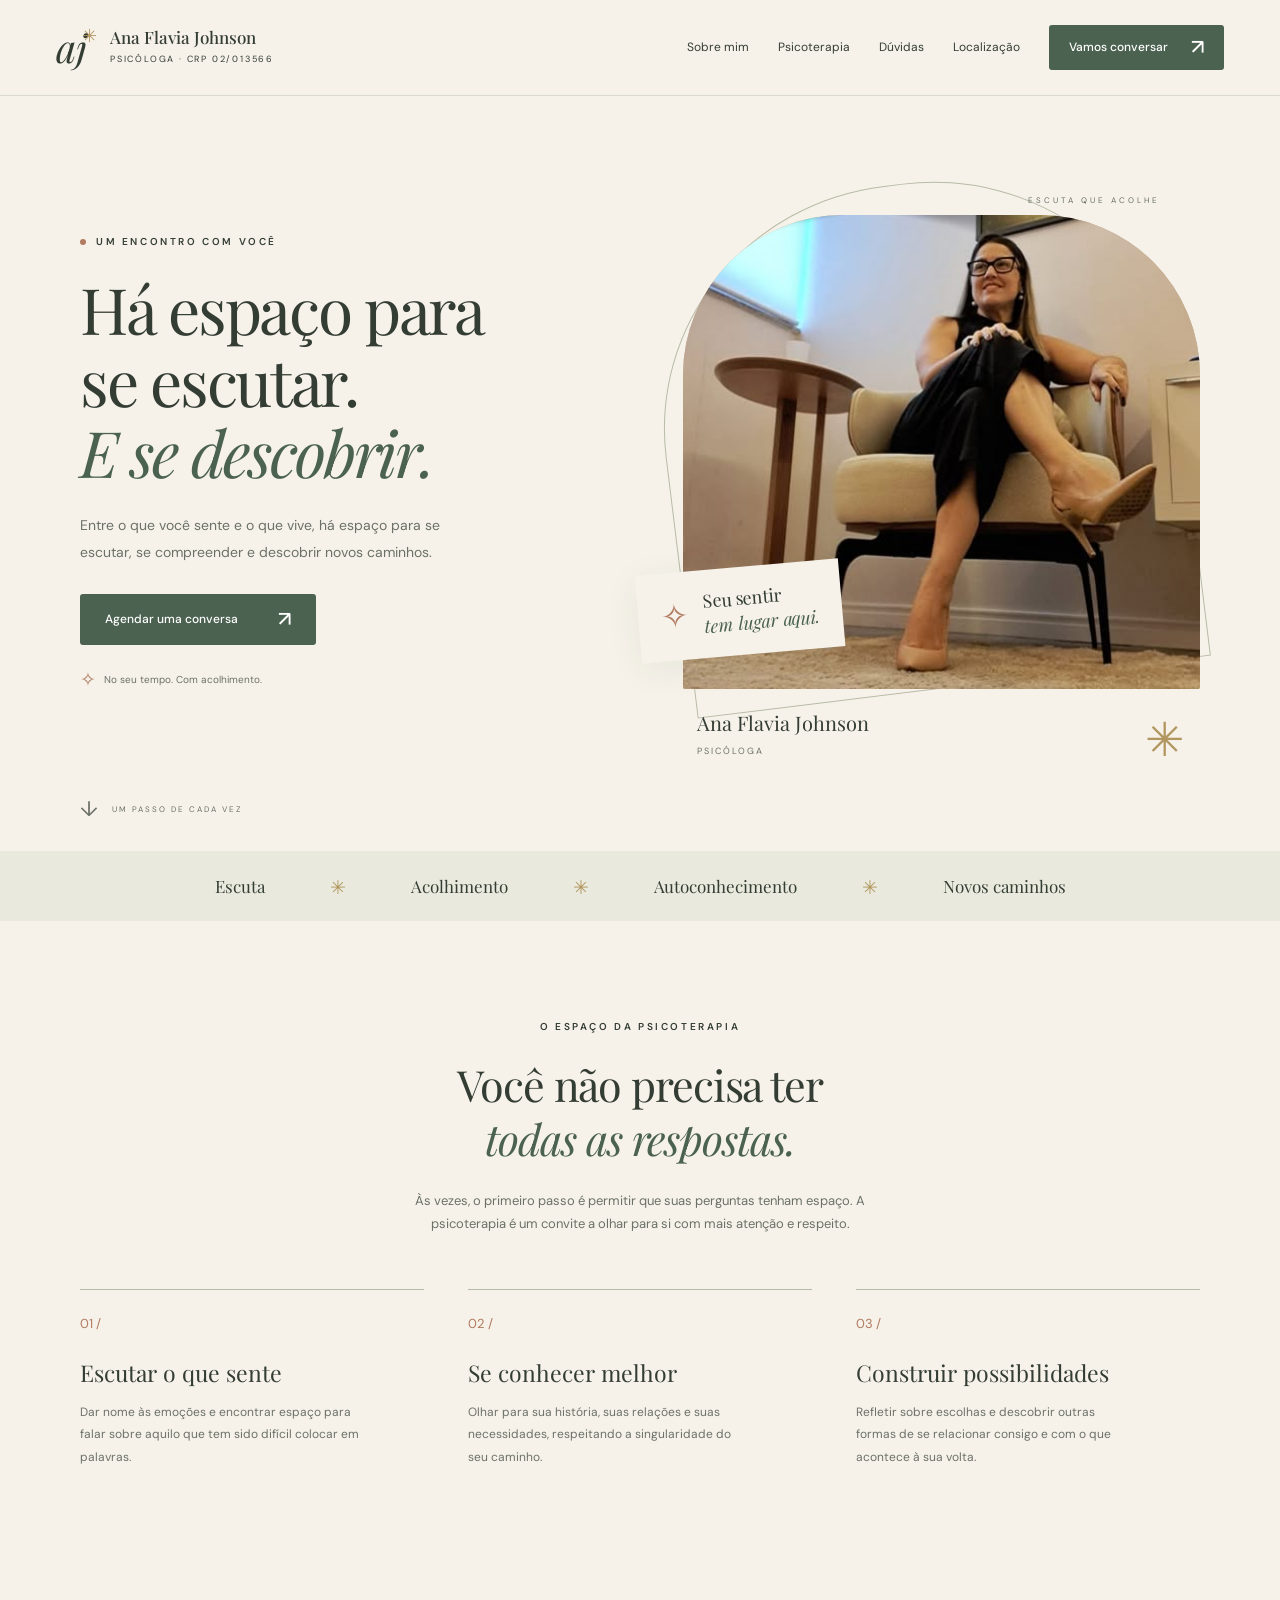
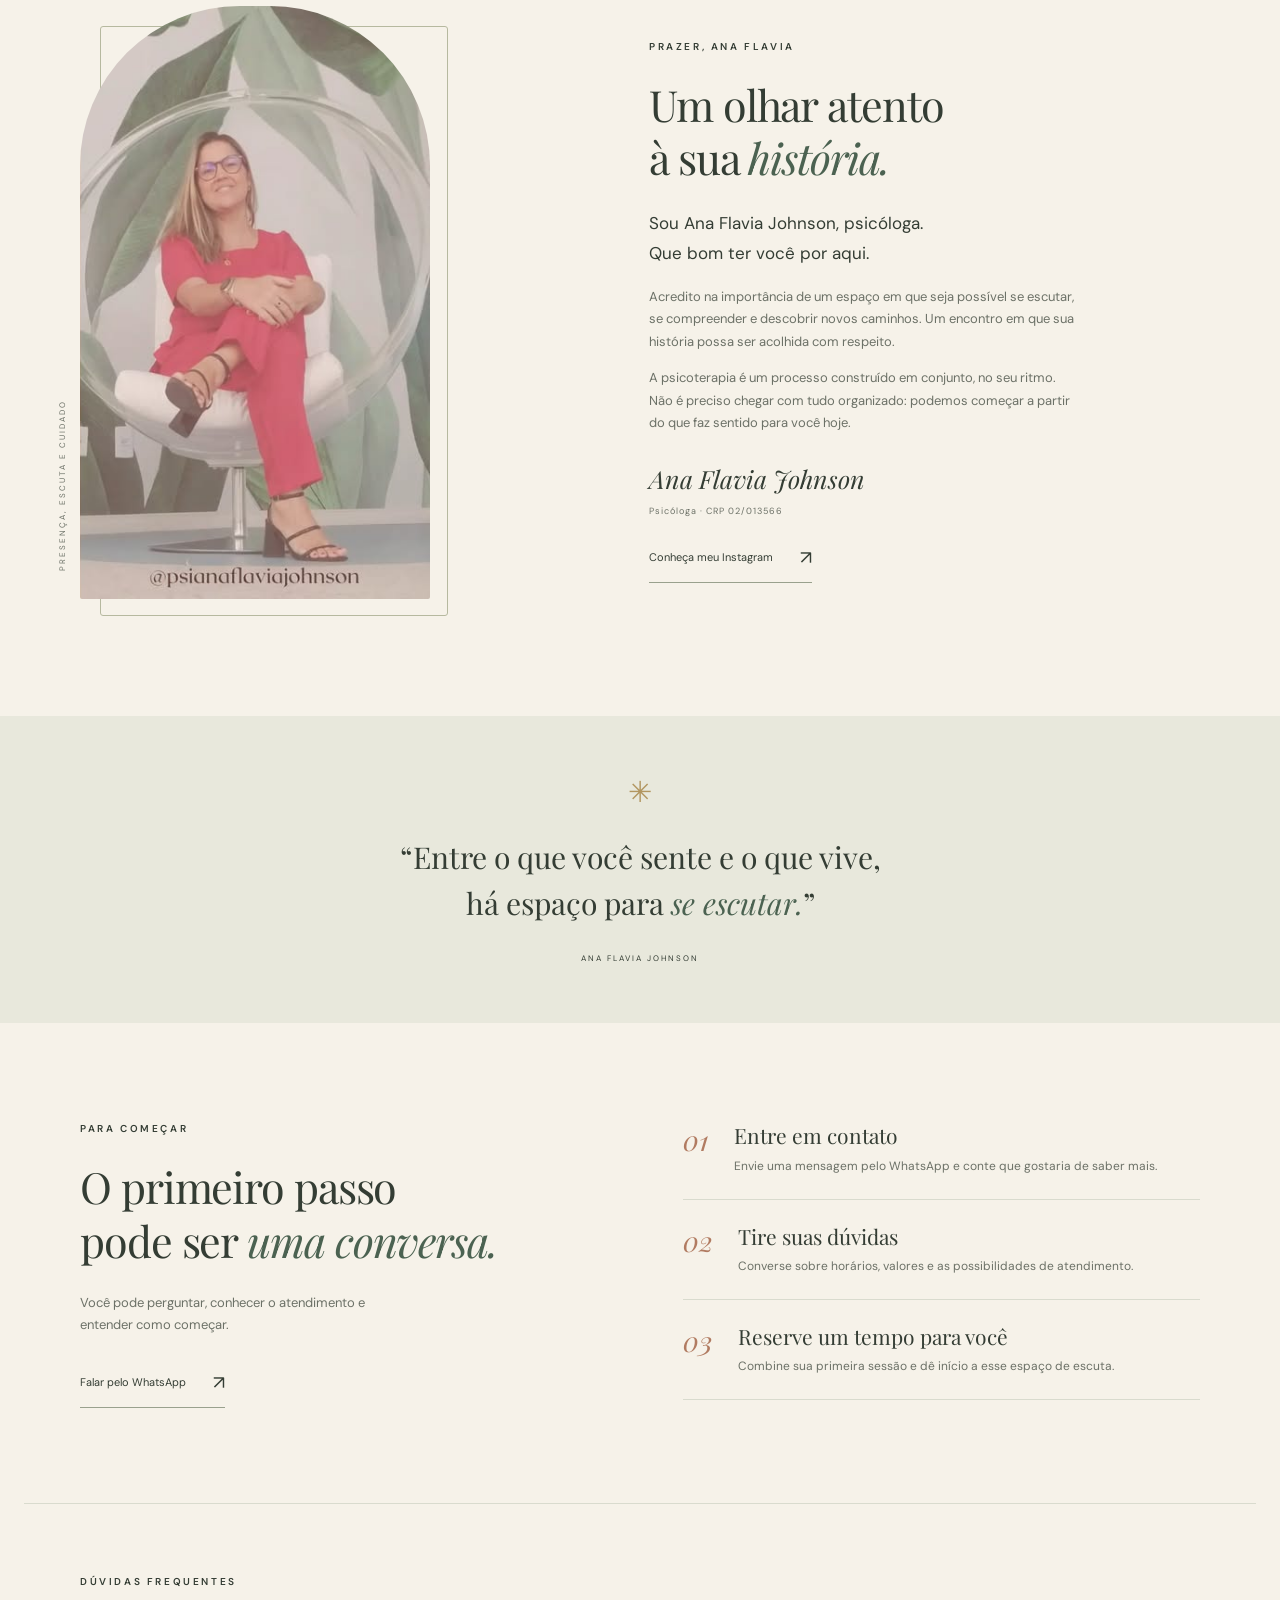
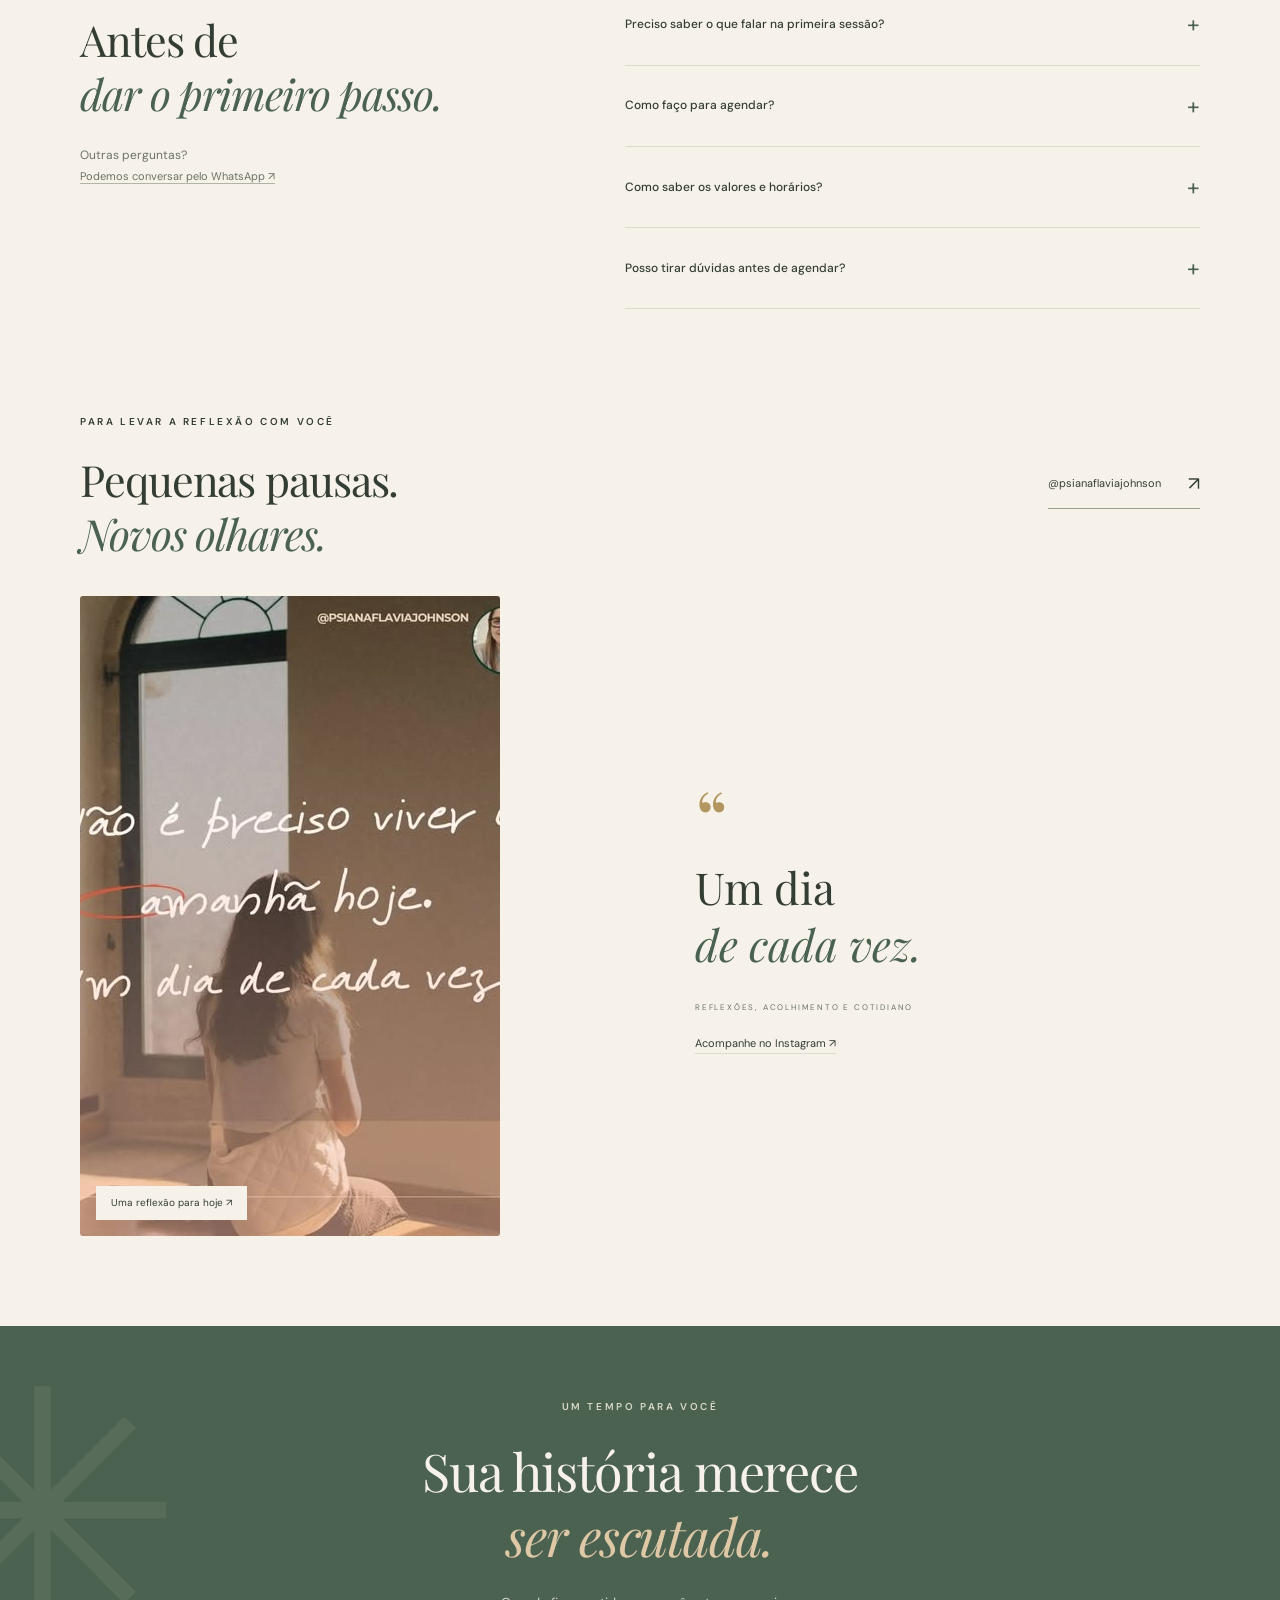
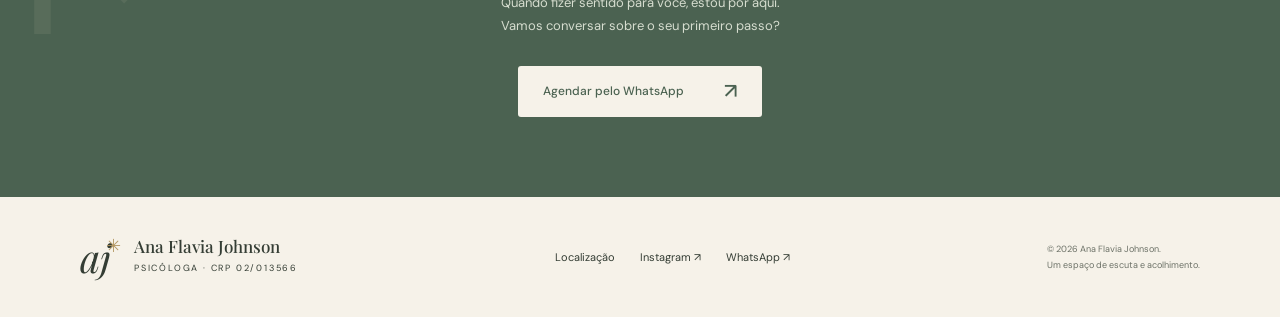
<file: index.html>
<!doctype html>
<html lang="pt-BR">
<head>
  <meta charset="utf-8">
  <meta name="viewport" content="width=device-width,initial-scale=1">
  <meta name="theme-color" content="#f6f2e9">
  <title>Ana Flavia Johnson | Psicóloga</title>
  <meta name="description" content="Entre o que você sente e o que vive, há espaço para se escutar. Conheça a psicóloga Ana Flavia Johnson e agende pelo WhatsApp.">
  <meta property="og:title" content="Ana Flavia Johnson | Um espaço para se escutar">
  <meta property="og:description" content="Psicologia com acolhimento. Dê o primeiro passo e converse pelo WhatsApp.">
  <meta property="og:type" content="website">
  <link rel="icon" type="image/svg+xml" href="assets/favicon.svg">
  <link rel="preconnect" href="https://fonts.googleapis.com">
  <link rel="preconnect" href="https://fonts.gstatic.com" crossorigin>
  <link href="https://fonts.googleapis.com/css2?family=DM+Sans:wght@400;450;500;600;700&family=Manrope:wght@400;500;600&family=Playfair+Display:ital,wght@0,400;0,500;0,600;1,400;1,500&display=swap" rel="stylesheet">
  <link rel="stylesheet" href="styles.css">
  <script src="script.js" defer></script>
</head>
<body>
  <a class="skip-link" href="#conteudo">Ir para o conteúdo</a>
  <header class="header">
    <a class="brand" href="#inicio" aria-label="Ana Flavia Johnson, início"><span class="brand-mark" aria-hidden="true">aj<span>✳</span></span><span>Ana Flavia Johnson<small>PSICÓLOGA · CRP 02/013566</small></span></a>
    <button class="menu-toggle" aria-expanded="false" aria-controls="navigation" aria-label="Abrir menu"><span></span><span></span></button>
    <nav id="navigation" aria-label="Navegação principal"><a href="#sobre">Sobre mim</a><a href="#psicoterapia">Psicoterapia</a><a href="#duvidas">Dúvidas</a><a href="localizacao.html">Localização</a><a class="button button-small" href="https://wa.me/558192366095?text=Ol%C3%A1%2C%20Ana%20Flavia%21%20Gostaria%20de%20saber%20mais%20sobre%20o%20atendimento." target="_blank" rel="noopener noreferrer">Vamos conversar <span aria-hidden="true">↗</span></a></nav>
  </header>
  <main id="conteudo">
    <section class="hero section-wrap" id="inicio">
      <div class="hero-copy"><p class="eyebrow"><span></span> UM ENCONTRO COM VOCÊ</p><h1>Há espaço para<br>se escutar.<br><em>E se descobrir.</em></h1><p class="hero-description">Entre o que você sente e o que vive, há espaço para se escutar, se compreender e descobrir novos caminhos.</p><a class="button" href="https://wa.me/558192366095?text=Ol%C3%A1%2C%20Ana%20Flavia%21%20Gostaria%20de%20agendar%20uma%20sess%C3%A3o." target="_blank" rel="noopener noreferrer">Agendar uma conversa <span aria-hidden="true">↗</span></a><div class="hero-note"><span aria-hidden="true">✧</span> No seu tempo. Com acolhimento.</div></div>
      <div class="hero-visual"><div class="orbit" aria-hidden="true"></div><span class="photo-label">ESCUTA QUE ACOLHE</span><div class="hero-photo"><img src="assets/ana-consultorio.jpg" alt="Ana Flavia Johnson sentada em uma poltrona em seu consultório" width="512" height="640" fetchpriority="high"></div><div class="photo-caption"><span>Ana Flavia Johnson</span><small>Psicóloga</small><span class="caption-flower" aria-hidden="true">✳</span></div><div class="floating-note"><span aria-hidden="true">✧</span><p>Seu sentir<br><em>tem lugar aqui.</em></p></div></div>
      <a class="scroll-cue" href="#psicoterapia"><span aria-hidden="true">↓</span> Um passo de cada vez</a>
    </section>
    <div class="values-band"><span>Escuta</span><i aria-hidden="true">✳</i><span>Acolhimento</span><i aria-hidden="true">✳</i><span>Autoconhecimento</span><i aria-hidden="true">✳</i><span>Novos caminhos</span></div>
    <section class="therapy section-wrap" id="psicoterapia"><div class="section-heading"><p class="eyebrow">O ESPAÇO DA PSICOTERAPIA</p><h2>Você não precisa ter<br><em>todas as respostas.</em></h2><p>Às vezes, o primeiro passo é permitir que suas perguntas tenham espaço. A psicoterapia é um convite a olhar para si com mais atenção e respeito.</p></div><div class="therapy-grid"><article><span class="topic-icon" aria-hidden="true">01 /</span><h3>Escutar o que sente</h3><p>Dar nome às emoções e encontrar espaço para falar sobre aquilo que tem sido difícil colocar em palavras.</p></article><article><span class="topic-icon" aria-hidden="true">02 /</span><h3>Se conhecer melhor</h3><p>Olhar para sua história, suas relações e suas necessidades, respeitando a singularidade do seu caminho.</p></article><article><span class="topic-icon" aria-hidden="true">03 /</span><h3>Construir possibilidades</h3><p>Refletir sobre escolhas e descobrir outras formas de se relacionar consigo e com o que acontece à sua volta.</p></article></div></section>
    <section class="about section-wrap" id="sobre"><div class="about-visual"><div class="about-photo"><img src="assets/ana-espaco.jpg" alt="Ana Flavia Johnson em seu espaço de atendimento, com uma parede de folhas ao fundo" width="640" height="640" loading="lazy"></div><span class="about-tag">PRESENÇA, ESCUTA E CUIDADO</span></div><div class="about-copy"><p class="eyebrow">PRAZER, ANA FLAVIA</p><h2>Um olhar atento<br>à sua <em>história.</em></h2><p class="intro">Sou Ana Flavia Johnson, psicóloga.<br>Que bom ter você por aqui.</p><p>Acredito na importância de um espaço em que seja possível se escutar, se compreender e descobrir novos caminhos. Um encontro em que sua história possa ser acolhida com respeito.</p><p>A psicoterapia é um processo construído em conjunto, no seu ritmo. Não é preciso chegar com tudo organizado: podemos começar a partir do que faz sentido para você hoje.</p><div class="signature">Ana Flavia Johnson <span>Psicóloga · CRP 02/013566</span></div><a class="text-link" href="https://www.instagram.com/psianaflaviajohnson/" target="_blank" rel="noopener noreferrer">Conheça meu Instagram <span aria-hidden="true">↗</span></a></div></section>
    <section class="pause"><span aria-hidden="true">✳</span><p>“Entre o que você sente e o que vive,<br>há espaço para <em>se escutar.</em>”</p><small>ANA FLAVIA JOHNSON</small></section>
    <section class="steps section-wrap"><div><p class="eyebrow">PARA COMEÇAR</p><h2>O primeiro passo<br>pode ser <em>uma conversa.</em></h2><p>Você pode perguntar, conhecer o atendimento e entender como começar.</p><a class="text-link" href="https://wa.me/558192366095?text=Ol%C3%A1%2C%20Ana%20Flavia%21%20Gostaria%20de%20informa%C3%A7%C3%B5es%20sobre%20a%20psicoterapia." target="_blank" rel="noopener noreferrer">Falar pelo WhatsApp <span aria-hidden="true">↗</span></a></div><ol><li><span>01</span><div><h3>Entre em contato</h3><p>Envie uma mensagem pelo WhatsApp e conte que gostaria de saber mais.</p></div></li><li><span>02</span><div><h3>Tire suas dúvidas</h3><p>Converse sobre horários, valores e as possibilidades de atendimento.</p></div></li><li><span>03</span><div><h3>Reserve um tempo para você</h3><p>Combine sua primeira sessão e dê início a esse espaço de escuta.</p></div></li></ol></section>
    <section class="faq section-wrap" id="duvidas"><div><p class="eyebrow">DÚVIDAS FREQUENTES</p><h2>Antes de<br><em>dar o primeiro passo.</em></h2><p>Outras perguntas?<br><a href="https://wa.me/558192366095" target="_blank" rel="noopener noreferrer">Podemos conversar pelo WhatsApp ↗</a></p></div><div class="questions"><details><summary>Preciso saber o que falar na primeira sessão?<span aria-hidden="true">+</span></summary><p>Você pode começar pelo que estiver presente para você naquele momento, inclusive pela dificuldade de falar. A sessão é um espaço para construir essa conversa aos poucos.</p></details><details><summary>Como faço para agendar?<span aria-hidden="true">+</span></summary><p>Clique em um dos botões de agendamento do site. Você será direcionado ao WhatsApp de Ana Flavia para consultar a disponibilidade e combinar sua sessão.</p></details><details><summary>Como saber os valores e horários?<span aria-hidden="true">+</span></summary><p>As informações sobre valores, horários disponíveis e modalidades de atendimento são fornecidas diretamente pelo WhatsApp.</p></details><details><summary>Posso tirar dúvidas antes de agendar?<span aria-hidden="true">+</span></summary><p>Sim. Entre em contato para conhecer o atendimento e esclarecer suas dúvidas antes de combinar a primeira sessão.</p></details></div></section>
    <section class="instagram section-wrap"><div><p class="eyebrow">PARA LEVAR A REFLEXÃO COM VOCÊ</p><h2>Pequenas pausas.<br><em>Novos olhares.</em></h2></div><a class="text-link" href="https://www.instagram.com/psianaflaviajohnson/" target="_blank" rel="noopener noreferrer">@psianaflaviajohnson <span aria-hidden="true">↗</span></a><a class="insta-post" href="https://www.instagram.com/psianaflaviajohnson/p/DdGa127hfBg/" target="_blank" rel="noopener noreferrer"><img src="assets/reflexao.jpg" alt="Publicação do Instagram: Não é preciso viver o amanhã hoje. Um dia de cada vez." width="640" height="640" loading="lazy"><span>Uma reflexão para hoje ↗</span></a><div class="insta-message"><span aria-hidden="true">“</span><p>Um dia<br><em>de cada vez.</em></p><small>REFLEXÕES, ACOLHIMENTO E COTIDIANO</small><a href="https://www.instagram.com/psianaflaviajohnson/" target="_blank" rel="noopener noreferrer">Acompanhe no Instagram ↗</a></div></section>
    <section class="contact" id="contato"><div class="contact-flower" aria-hidden="true">✳</div><p class="eyebrow">UM TEMPO PARA VOCÊ</p><h2>Sua história merece<br><em>ser escutada.</em></h2><p>Quando fizer sentido para você, estou por aqui.<br>Vamos conversar sobre o seu primeiro passo?</p><a class="button button-light" href="https://wa.me/558192366095?text=Ol%C3%A1%2C%20Ana%20Flavia%21%20Gostaria%20de%20agendar%20uma%20sess%C3%A3o." target="_blank" rel="noopener noreferrer">Agendar pelo WhatsApp <span aria-hidden="true">↗</span></a></section>
  </main>
  <footer class="footer section-wrap"><a class="brand" href="#inicio"><span class="brand-mark" aria-hidden="true">aj<span>✳</span></span><span>Ana Flavia Johnson<small>PSICÓLOGA · CRP 02/013566</small></span></a><div><a href="localizacao.html">Localização</a><a href="https://www.instagram.com/psianaflaviajohnson/" target="_blank" rel="noopener noreferrer">Instagram ↗</a><a href="https://wa.me/558192366095" target="_blank" rel="noopener noreferrer">WhatsApp ↗</a></div><p>© <span id="year">2026</span> Ana Flavia Johnson.<br>Um espaço de escuta e acolhimento.</p></footer>
</body>
</html>
</file>
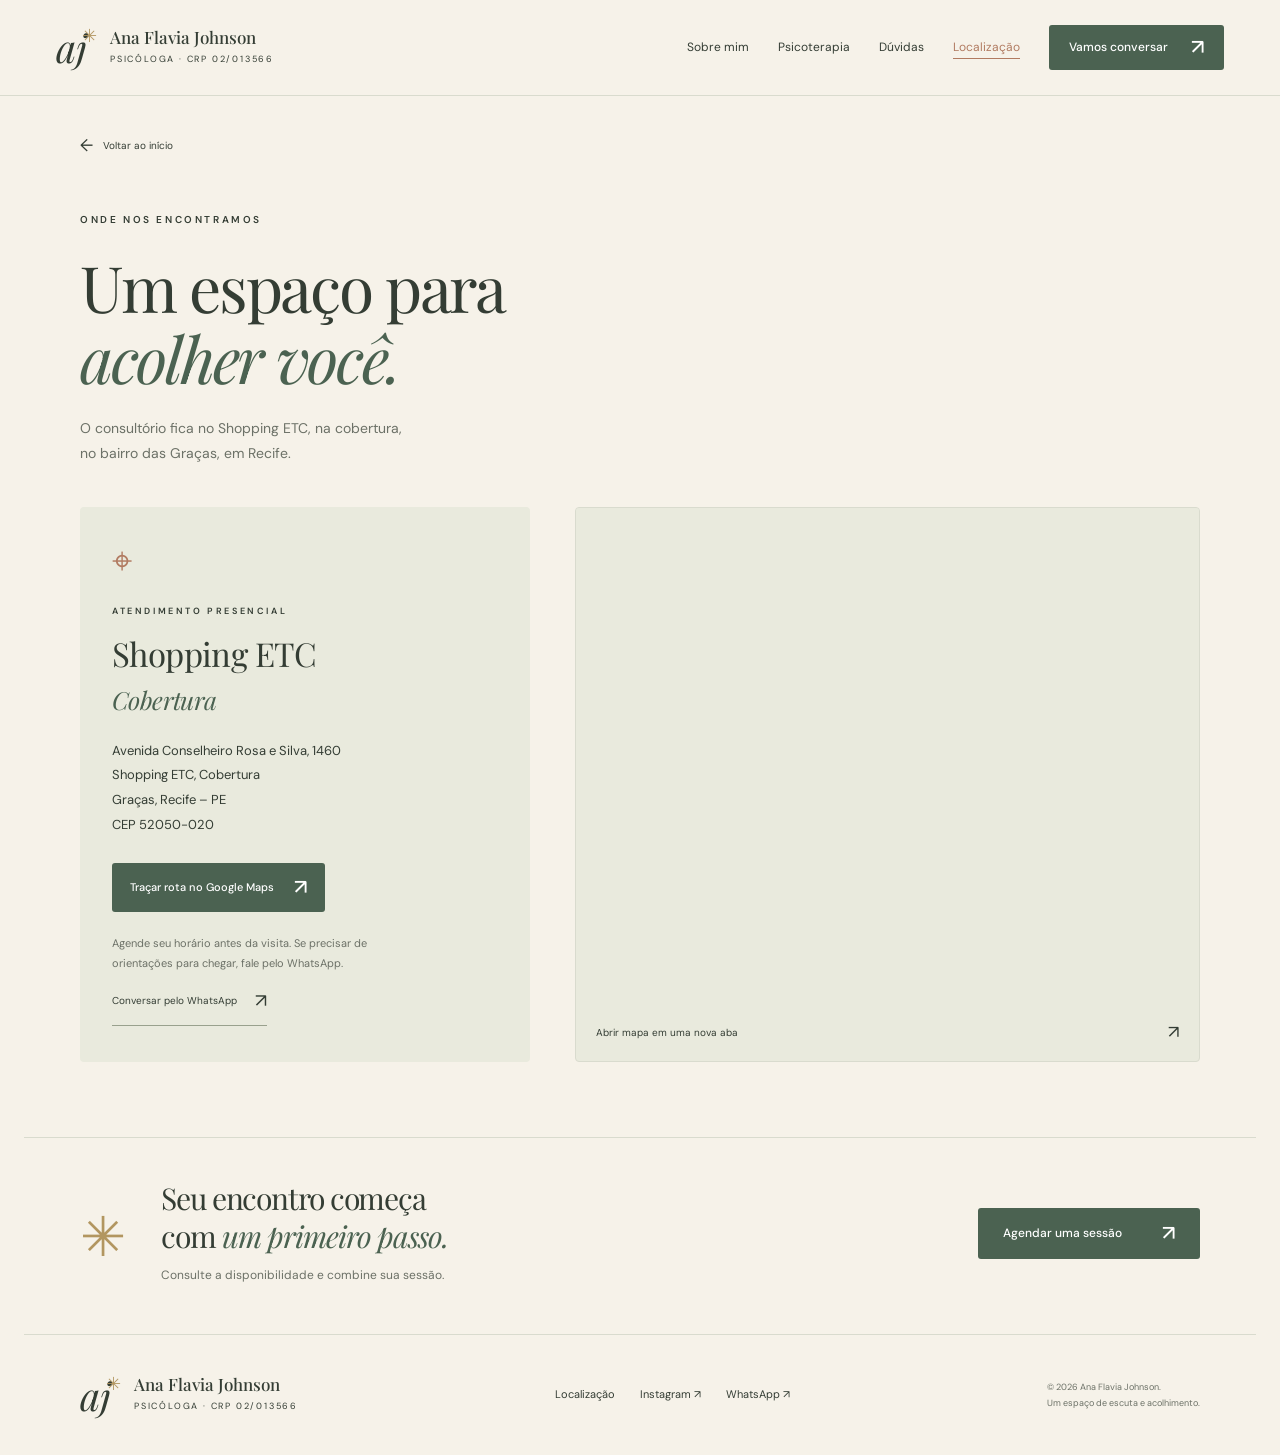
<file: localizacao.html>
<!doctype html>
<html lang="pt-BR">
<head>
  <meta charset="utf-8">
  <meta name="viewport" content="width=device-width,initial-scale=1">
  <meta name="theme-color" content="#f6f2e9">
  <title>Localização | Ana Flavia Johnson</title>
  <meta name="description" content="Encontre o consultório de Ana Flavia Johnson no Shopping ETC, cobertura. Avenida Conselheiro Rosa e Silva, 1460, Graças, Recife - PE.">
  <meta property="og:title" content="Localização do consultório | Ana Flavia Johnson">
  <meta property="og:description" content="Shopping ETC, Cobertura — Avenida Conselheiro Rosa e Silva, 1460, Graças, Recife — PE, 52050-020.">
  <meta property="og:type" content="website">
  <link rel="icon" type="image/svg+xml" href="assets/favicon.svg">
  <link rel="preconnect" href="https://fonts.googleapis.com">
  <link rel="preconnect" href="https://fonts.gstatic.com" crossorigin>
  <link href="https://fonts.googleapis.com/css2?family=DM+Sans:wght@400;450;500;600;700&family=Manrope:wght@400;500;600&family=Playfair+Display:ital,wght@0,400;0,500;0,600;1,400;1,500&display=swap" rel="stylesheet">
  <link rel="stylesheet" href="styles.css">
  <script src="script.js" defer></script>
</head>
<body>
  <a class="skip-link" href="#conteudo">Ir para o conteúdo</a>
  <header class="header">
    <a class="brand" href="index.html#inicio" aria-label="Ana Flavia Johnson, início"><span class="brand-mark" aria-hidden="true">aj<span>✳</span></span><span>Ana Flavia Johnson<small>PSICÓLOGA · CRP 02/013566</small></span></a>
    <button class="menu-toggle" aria-expanded="false" aria-controls="navigation" aria-label="Abrir menu"><span></span><span></span></button>
    <nav id="navigation" aria-label="Navegação principal"><a href="index.html#sobre">Sobre mim</a><a href="index.html#psicoterapia">Psicoterapia</a><a href="index.html#duvidas">Dúvidas</a><a href="localizacao.html" aria-current="page">Localização</a><a class="button button-small" href="https://wa.me/558192366095?text=Ol%C3%A1%2C%20Ana%20Flavia%21%20Gostaria%20de%20saber%20mais%20sobre%20o%20atendimento." target="_blank" rel="noopener noreferrer">Vamos conversar <span aria-hidden="true">↗</span></a></nav>
  </header>
    <main id="conteudo" class="location-main">
    <section class="location-intro section-wrap">
      <a class="text-link back-link" href="index.html"><span aria-hidden="true">←</span> Voltar ao início</a>
      <p class="eyebrow">ONDE NOS ENCONTRAMOS</p>
      <h1>Um espaço para<br><em>acolher você.</em></h1>
      <p class="location-lead">O consultório fica no Shopping ETC, na cobertura,<br> no bairro das Graças, em Recife.</p>
    </section>
    <section class="location-details section-wrap" aria-label="Endereço e mapa do consultório">
      <div class="address-card">
        <span class="address-symbol" aria-hidden="true">⌖</span>
        <p class="eyebrow">ATENDIMENTO PRESENCIAL</p>
        <h2>Shopping ETC<small>Cobertura</small></h2>
        <address>Avenida Conselheiro Rosa e Silva, 1460<br>Shopping ETC, Cobertura<br>Graças, Recife – PE<br>CEP 52050-020</address>
        <a class="button" href="https://www.google.com/maps/dir/?api=1&amp;destination=Shopping%20ETC%2C%20Avenida%20Conselheiro%20Rosa%20e%20Silva%2C%201460%2C%20Gra%C3%A7as%2C%20Recife%20-%20PE%2C%2052050-020" target="_blank" rel="noopener noreferrer">Traçar rota no Google Maps <span aria-hidden="true">↗</span></a>
        <p class="location-note">Agende seu horário antes da visita. Se precisar de orientações para chegar, fale pelo WhatsApp.</p>
        <a class="text-link" href="https://wa.me/558192366095?text=Ol%C3%A1%2C%20Ana%20Flavia%21%20Gostaria%20de%20orienta%C3%A7%C3%B5es%20para%20chegar%20ao%20consult%C3%B3rio." target="_blank" rel="noopener noreferrer">Conversar pelo WhatsApp <span aria-hidden="true">↗</span></a>
      </div>
      <div class="map-card"><iframe title="Mapa do consultório — Shopping ETC, Avenida Conselheiro Rosa e Silva, 1460, Recife" src="https://maps.google.com/maps?q=Shopping%20ETC%2C%20Avenida%20Conselheiro%20Rosa%20e%20Silva%2C%201460%2C%20Gra%C3%A7as%2C%20Recife%20-%20PE%2C%2052050-020&amp;output=embed" width="640" height="560" style="border:0" allowfullscreen referrerpolicy="no-referrer-when-downgrade"></iframe><a href="https://www.google.com/maps/search/?api=1&amp;query=Shopping%20ETC%2C%20Avenida%20Conselheiro%20Rosa%20e%20Silva%2C%201460%2C%20Gra%C3%A7as%2C%20Recife%20-%20PE%2C%2052050-020" target="_blank" rel="noopener noreferrer">Abrir mapa em uma nova aba <span aria-hidden="true">↗</span></a></div>
    </section>
    <section class="location-outro section-wrap"><span aria-hidden="true">✳</span><div><h2>Seu encontro começa<br>com <em>um primeiro passo.</em></h2><p>Consulte a disponibilidade e combine sua sessão.</p></div><a class="button" href="https://wa.me/558192366095?text=Ol%C3%A1%2C%20Ana%20Flavia%21%20Gostaria%20de%20agendar%20uma%20sess%C3%A3o%20presencial." target="_blank" rel="noopener noreferrer">Agendar uma sessão <span aria-hidden="true">↗</span></a></section>
  </main>
  <footer class="footer section-wrap"><a class="brand" href="index.html#inicio"><span class="brand-mark" aria-hidden="true">aj<span>✳</span></span><span>Ana Flavia Johnson<small>PSICÓLOGA · CRP 02/013566</small></span></a><div><a href="localizacao.html">Localização</a><a href="https://www.instagram.com/psianaflaviajohnson/" target="_blank" rel="noopener noreferrer">Instagram ↗</a><a href="https://wa.me/558192366095" target="_blank" rel="noopener noreferrer">WhatsApp ↗</a></div><p>© <span id="year">2026</span> Ana Flavia Johnson.<br>Um espaço de escuta e acolhimento.</p></footer>
</body>
</html>
</file>
<file: styles.css>
:root{--paper:#f6f2e9;--ink:#343d34;--muted:#6c7167;--green:#4b6251;--light:#e9eadd;--terra:#b17b61;--gold:#b29660;--line:#d9dbce;--serif:'Playfair Display',Georgia,serif;--sans:'DM Sans',sans-serif}*{box-sizing:border-box}html{scroll-behavior:smooth;scroll-padding-top:100px}body{margin:0;background:var(--paper);color:var(--ink);font:15px/1.75 var(--sans);-webkit-font-smoothing:antialiased}a{color:inherit;text-decoration:none}button{font:inherit}img{display:block;max-width:100%}::selection{background:#d5b39a;color:#29382d}.section-wrap{max-width:1232px;margin:auto;padding-left:56px;padding-right:56px}.header{max-width:1344px;margin:auto;padding:25px 56px;display:flex;justify-content:space-between;align-items:center;border-bottom:1px solid var(--line);gap:25px}.brand{display:flex;align-items:center;gap:14px;font:500 17px/1.4 var(--serif);white-space:nowrap}.brand small{display:block;font:9px/2.2 var(--sans);letter-spacing:1.8px}.brand-mark{font:italic 39px/1 var(--serif);position:relative;padding-right:9px}.brand-mark>span{font:18px var(--serif);position:absolute;top:-5px;right:-1px;color:var(--gold)}nav{display:flex;align-items:center;gap:29px;font-size:12px}nav>a:not(.button):hover,.text-link:hover{color:var(--terra)}.button{background:var(--green);color:white;display:inline-flex;align-items:center;justify-content:space-between;gap:40px;padding:15px 25px;font-size:12px;font-weight:500;border-radius:3px;transition:background .2s,transform .2s}.button:hover{background:#354d3b;transform:translateY(-2px)}.button span{font-size:21px;line-height:1}.button-small{padding:12px 20px;gap:23px}.menu-toggle{display:none}.hero{display:grid;grid-template-columns:1.06fr 1fr;gap:55px;position:relative;padding-top:75px;padding-bottom:92px;align-items:center}.eyebrow{font-size:10px;letter-spacing:2.6px;font-weight:600;line-height:1.6;margin:0 0 23px}.hero .eyebrow{display:flex;align-items:center;gap:10px}.eyebrow>span{width:6px;height:6px;border-radius:50%;background:var(--terra)}h1,h2,h3,p{margin-top:0}h1{font:400 clamp(48px,5vw,70px)/1.12 var(--serif);letter-spacing:-2.3px;margin-bottom:24px}h1 em,h2 em{font-weight:400;color:var(--green)}.hero-description{max-width:363px;color:var(--muted);font-size:14px;line-height:1.9;margin-bottom:29px}.hero-note{display:flex;gap:8px;align-items:center;color:var(--muted);font-size:10px;margin-top:18px}.hero-note>span{color:var(--terra);font-size:19px}.hero-visual{position:relative;padding-top:32px;margin-top:12px}.hero-photo{height:auto;aspect-ratio:1.09;overflow:hidden;position:relative;border-radius:160px 160px 2px 2px;background:#c9b69c;z-index:1}.hero-photo img{width:100%;max-width:none;height:auto;position:absolute;bottom:0}.photo-label{position:absolute;top:10px;right:40px;font-size:8px;letter-spacing:3px;color:var(--muted)}.orbit{border:1px solid #b8bba7;border-radius:48% 48% 0 0;position:absolute;inset:0 18px 70px -18px;transform:rotate(-7deg)}.photo-caption{padding:20px 0 0 14px;position:relative}.photo-caption>span:first-child{font:20px var(--serif)}.photo-caption small{display:block;font-size:9px;color:var(--muted);letter-spacing:2px;text-transform:uppercase;margin-top:4px}.photo-caption .caption-flower{position:absolute;right:16px;top:10px;font-size:47px;color:var(--gold)}.floating-note{position:absolute;left:-45px;bottom:105px;background:var(--paper);z-index:2;padding:15px 23px;display:flex;gap:14px;align-items:center;box-shadow:0 7px 35px #27322612;transform:rotate(-5deg)}.floating-note>span{font-size:33px;color:var(--terra)}.floating-note p{font:18px/1.4 var(--serif);margin:0}.floating-note em{color:var(--green)}.scroll-cue{position:absolute;bottom:24px;left:56px;display:flex;align-items:center;gap:12px;text-transform:uppercase;font-size:8px;letter-spacing:2px;color:var(--muted)}.scroll-cue span{font-size:21px}.values-band{display:flex;justify-content:center;align-items:center;gap:65px;padding:22px 30px;background:var(--light);font:17px var(--serif)}.values-band i{font:19px var(--serif);color:var(--gold)}h2{font:400 43px/1.25 var(--serif);letter-spacing:-1.1px;margin-bottom:24px}.therapy{padding-top:98px;padding-bottom:90px}.section-heading{text-align:center;max-width:565px;margin:auto}.section-heading>p:last-child{max-width:460px;margin:0 auto;color:var(--muted);font-size:13px}.therapy-grid{display:grid;grid-template-columns:repeat(3,1fr);gap:44px;margin-top:54px}.therapy-grid article{padding-top:20px;border-top:1px solid #b5bca9}.topic-icon{font:13px var(--sans);color:var(--terra)}h3{font:23px/1.35 var(--serif);margin:20px 0 13px}.therapy-grid p{font-size:12px;line-height:1.9;color:var(--muted);max-width:280px}.about{display:grid;grid-template-columns:1fr 1.15fr;gap:90px;align-items:center;padding-top:35px;padding-bottom:100px}.about-visual{padding:0 15px 17px 0;position:relative;max-width:365px}.about-visual:after{content:'';position:absolute;inset:20px -3px 0 20px;border:1px solid #b6b99f;border-radius:3px;z-index:-1}.about-photo{aspect-ratio:0.59;overflow:hidden;position:relative;border-radius:160px 160px 2px 2px}.about-photo img{position:absolute;max-width:none;left:-70%;width:170%;height:100%;object-fit:fill}.about-tag{position:absolute;left:-25px;bottom:45px;writing-mode:vertical-rl;transform:rotate(180deg);font-size:8px;letter-spacing:2px;color:var(--muted)}.about-copy .intro{font-size:17px;color:var(--ink)}.about-copy>p:not(.eyebrow):not(.intro){font-size:13px;color:var(--muted);max-width:430px}.signature{font:italic 25px var(--serif);margin:27px 0 24px}.signature span{font:9px var(--sans);letter-spacing:1px;display:block;color:var(--muted);margin-top:10px}.text-link{font-size:11px;border-bottom:1px solid #99a18d;padding-bottom:8px;display:inline-flex;gap:27px;align-items:center}.text-link span{font-size:19px}.pause{text-align:center;background:#e8e8dc;padding:51px 20px 54px}.pause>span{color:var(--gold);font-size:29px}.pause p{font:30px/1.55 var(--serif);margin:16px 0}.pause em{color:var(--green)}.pause small{font-size:8px;letter-spacing:2px}.steps{padding-top:98px;padding-bottom:95px;display:grid;grid-template-columns:1fr 1fr;gap:85px}.steps>div>p:not(.eyebrow){font-size:13px;color:var(--muted);max-width:310px}.steps .text-link{margin-top:16px}.steps ol{list-style:none;padding:0;margin:0}.steps li{display:flex;gap:25px;padding:22px 0;border-bottom:1px solid var(--line)}.steps li:first-child{padding-top:0}.steps li>span{font:italic 28px var(--serif);color:var(--terra)}.steps h3{font-size:21px;margin:0 0 6px}.steps li p{font-size:12px;color:var(--muted);margin:0}.faq{display:grid;grid-template-columns:1fr 1.2fr;gap:65px;border-top:1px solid var(--line);padding-top:70px;padding-bottom:90px}.faq>div>p:not(.eyebrow){font-size:12px;color:var(--muted)}.faq>div>p>a{border-bottom:1px solid #b0b5a6;font-size:11px}.questions{padding-top:10px}details{border-bottom:1px solid var(--line)}summary{list-style:none;cursor:pointer;display:flex;align-items:center;justify-content:space-between;gap:22px;padding:20px 0;font-size:12px;font-weight:500}summary::-webkit-details-marker{display:none}summary>span{font-size:23px;color:var(--green);font-weight:400}details[open] summary>span{transform:rotate(45deg)}details p{color:var(--muted);font-size:12px;padding-right:30px;margin-bottom:22px}.instagram{padding-top:15px;padding-bottom:90px;display:grid;grid-template-columns:1fr 1fr;gap:35px 60px;align-items:center}.instagram>.text-link{justify-self:end}.instagram h2{margin-bottom:0}.insta-post{max-width:420px;position:relative;overflow:hidden;border-radius:3px}.insta-post img{width:100%;aspect-ratio:1;object-fit:cover;transition:transform .35s}.insta-post:hover img{transform:scale(1.035)}.insta-post>span{position:absolute;bottom:16px;left:16px;background:var(--paper);padding:8px 15px;font-size:10px}.insta-message{padding-left:25px}.insta-message>span{font:80px/1 var(--serif);color:var(--gold)}.insta-message p{font:44px/1.3 var(--serif);margin:0 0 28px}.insta-message em{color:var(--green)}.insta-message small{font-size:8px;letter-spacing:1.8px;display:block;color:var(--muted)}.insta-message>a{display:inline-block;margin-top:20px;font-size:11px;border-bottom:1px solid var(--line)}.contact{position:relative;overflow:hidden;background:var(--green);color:var(--paper);text-align:center;padding:73px 25px 80px}.contact .eyebrow{color:#d8d9c7}.contact h2{font-size:52px}.contact h2 em{color:#dfc8a6}.contact>p:not(.eyebrow){font-size:13px;color:#d6ddcf;margin-bottom:29px}.button-light{color:var(--green);background:var(--paper)}.button-light:hover{background:#e8e2d5}.contact-flower{font:340px var(--serif);position:absolute;left:-100px;top:-60px;color:#e0d6bc15;pointer-events:none}.footer{display:flex;justify-content:space-between;align-items:center;gap:30px;padding-top:38px;padding-bottom:38px}.footer>div{display:flex;gap:25px;font-size:11px}.footer>p{font-size:9px;color:var(--muted);line-height:1.8;margin:0}.skip-link{position:fixed;top:-80px;left:15px;z-index:30;padding:12px;background:var(--green);color:white}.skip-link:focus{top:10px}a:focus-visible,button:focus-visible,summary:focus-visible{outline:2px solid var(--terra);outline-offset:5px}
@media(min-width:1450px){.hero{padding-top:95px;padding-bottom:110px}.hero-photo{aspect-ratio:1.02}}
@media(max-width:1000px){.header{padding:22px 32px}.section-wrap{padding-left:32px;padding-right:32px}.hero{gap:35px}h1{font-size:57px}.hero-photo{aspect-ratio:.96}.hero-photo img{width:112%;left:-6%}.floating-note{left:-20px;padding:12px 17px;bottom:85px}.values-band{gap:30px;font-size:15px}.about{gap:50px}.scroll-cue{left:32px}.footer{flex-wrap:wrap}.brand{font-size:15px}nav{gap:18px}h2{font-size:37px}}
@media(max-width:700px){html{scroll-padding-top:90px}.header{padding:17px 23px;position:relative}.brand{font-size:15px;gap:12px}.brand small{font-size:7px;letter-spacing:1.6px}.brand-mark{font-size:34px}.menu-toggle{display:flex;flex-direction:column;gap:6px;justify-content:center;border:1px solid #c0c6b5;background:transparent;width:38px;height:36px;padding:9px;color:var(--ink)}.menu-toggle span{height:1px;width:18px;background:currentColor}nav{display:none;position:absolute;top:100%;left:0;right:0;padding:25px;background:var(--paper);box-shadow:0 15px 20px #26332715;z-index:10;align-items:stretch;font-size:14px}nav.is-open{display:flex;flex-direction:column}.section-wrap{padding-left:25px;padding-right:25px}.hero{grid-template-columns:1fr;gap:30px;padding-top:43px;padding-bottom:67px}.eyebrow{font-size:8px;letter-spacing:2.1px;margin-bottom:19px}h1{font-size:48px;line-height:1.12;letter-spacing:-2px;margin-bottom:22px}.hero-description{font-size:13px;max-width:335px;margin-bottom:24px}.hero-note{font-size:9px;margin-top:13px}.button{font-size:11px;padding:14px 21px}.hero-visual{margin:8px 12px 0 17px;padding-top:26px}.hero-photo{aspect-ratio:1.05;border-radius:125px 125px 2px 2px}.hero-photo img{width:100%;left:0}.photo-label{right:22px;top:5px;font-size:7px;letter-spacing:2px}.photo-caption{padding-top:17px}.photo-caption>span:first-child{font-size:19px}.photo-caption small{font-size:8px}.floating-note{left:-20px;bottom:80px;padding:10px 15px}.floating-note p{font-size:15px}.floating-note>span{font-size:25px}.orbit{inset:0 12px 60px -12px}.scroll-cue{left:25px;bottom:15px;font-size:7px}.values-band{padding:18px 20px;gap:17px;flex-wrap:wrap;font-size:13px;row-gap:8px}.values-band i{font-size:13px}.values-band i:last-of-type{display:none}.values-band span:last-child{display:none}h2{font-size:34px;letter-spacing:-.8px}.therapy{padding-top:62px;padding-bottom:45px}.section-heading{text-align:left}.section-heading>p:last-child{font-size:12px;margin-left:0}.therapy-grid{grid-template-columns:1fr;gap:18px;margin-top:32px}.therapy-grid article{position:relative;padding:19px 0 0 43px}.topic-icon{position:absolute;left:0;top:22px;font-size:11px}.therapy-grid h3{font-size:22px;margin:0 0 10px}.therapy-grid p{max-width:none;font-size:12px}.about{grid-template-columns:1fr;gap:40px;padding-top:20px;padding-bottom:60px}.about-visual{max-width:270px;width:80%;justify-self:center}.about-photo{aspect-ratio:.59}.about-tag{font-size:7px;left:-22px}.about-copy .intro{font-size:16px}.about-copy>p:not(.eyebrow):not(.intro){font-size:12px}.signature{font-size:23px}.pause{padding:35px 23px}.pause p{font-size:23px}.pause br{display:none}.steps{grid-template-columns:1fr;gap:34px;padding-top:58px;padding-bottom:55px}.steps>div>p:not(.eyebrow){font-size:12px}.steps li{gap:20px}.steps li>span{font-size:25px}.steps li h3{font-size:20px}.faq{grid-template-columns:1fr;gap:14px;padding-top:48px;padding-bottom:48px}.faq h2{margin-bottom:17px}.faq>div>p:not(.eyebrow){font-size:11px}.questions{padding-top:0}summary{font-size:12px;padding:18px 0}.instagram{grid-template-columns:1fr;gap:24px;padding-top:15px;padding-bottom:55px}.instagram>.text-link{justify-self:start;grid-row:2}.insta-post{max-width:none;margin-top:3px}.insta-message{display:none}.contact{padding:52px 23px 57px}.contact h2{font-size:39px}.contact>p:not(.eyebrow){font-size:12px}.contact-flower{font-size:250px;left:-120px;top:-20px}.footer{padding-top:28px;padding-bottom:28px;gap:22px}.footer>.brand{width:100%}.footer>div{font-size:10px;gap:18px}.footer>p{font-size:8px}.photo-caption .caption-flower{font-size:39px}}
@media(prefers-reduced-motion:reduce){html{scroll-behavior:auto}*,*:before,*:after{transition:none!important}}

/* Página de localização */
nav a[aria-current="page"]{color:var(--terra);text-decoration:underline;text-underline-offset:7px}.location-intro{padding-top:35px;padding-bottom:42px}.back-link{font-size:10px;margin-bottom:43px;border:0;gap:10px}.back-link span{font-size:17px}.location-intro h1{font-size:64px;margin-bottom:22px}.location-lead{font-size:14px;color:var(--muted);margin-bottom:0}.location-details{display:grid;grid-template-columns:.9fr 1.25fr;gap:45px;align-items:stretch;padding-bottom:75px}.address-card{background:var(--light);border-radius:4px;padding:36px 32px}.address-symbol{display:block;font-size:36px;line-height:1;color:var(--terra);margin-bottom:25px}.address-card .eyebrow{font-size:9px;margin-bottom:15px}.address-card h2{font-size:33px;letter-spacing:-.6px;margin-bottom:23px}.address-card h2 small{display:block;font:italic 25px var(--serif);color:var(--green);margin-top:8px}.address-card address{font-style:normal;font-size:13px;line-height:1.9;margin-bottom:26px}.address-card .button{gap:20px;padding:14px 18px;font-size:11px}.location-note{font-size:11px;color:var(--muted);margin-top:22px;max-width:290px}.address-card .text-link{font-size:10px;gap:18px}.map-card{display:flex;flex-direction:column;min-width:0;border:1px solid var(--line);border-radius:4px;overflow:hidden;background:var(--light)}.map-card iframe{width:100%;flex:1;min-height:470px;display:block;background:#e9eadd}.map-card>a{font-size:10px;padding:13px 20px;display:flex;justify-content:space-between;align-items:center}.map-card>a span{font-size:18px}.location-outro{padding-top:42px;padding-bottom:48px;border-top:1px solid var(--line);display:flex;align-items:center;gap:35px}.location-outro>span{color:var(--gold);font:55px var(--serif)}.location-outro h2{font-size:30px;margin-bottom:10px}.location-outro p{font-size:12px;color:var(--muted);margin:0}.location-outro>.button{margin-left:auto;flex-shrink:0}.location-main+.footer{border-top:1px solid var(--line)}
@media(max-width:1000px) and (min-width:701px){.header{padding-left:25px;padding-right:25px}nav{gap:15px}nav .button-small{gap:15px;padding:10px 14px}.location-details{gap:25px}.address-card{padding:30px 22px}.location-outro{gap:20px}.location-outro h2{font-size:26px}}
@media(max-width:700px){.location-intro{padding-top:24px;padding-bottom:29px}.back-link{margin-bottom:30px}.location-intro h1{font-size:44px;letter-spacing:-1.5px}.location-lead{font-size:12px}.location-lead br{display:none}.location-details{grid-template-columns:1fr;gap:24px;padding-bottom:40px}.address-card{padding:28px 24px}.address-card h2{font-size:31px}.address-card address{font-size:12px}.map-card iframe{height:360px;min-height:360px;flex:auto}.location-outro{flex-wrap:wrap;gap:19px;padding-top:32px;padding-bottom:36px}.location-outro>span{font-size:38px}.location-outro>div{flex:1}.location-outro h2{font-size:26px}.location-outro p{font-size:11px}.location-outro>.button{margin-left:0}.footer>div{flex-wrap:wrap}}
</file>
